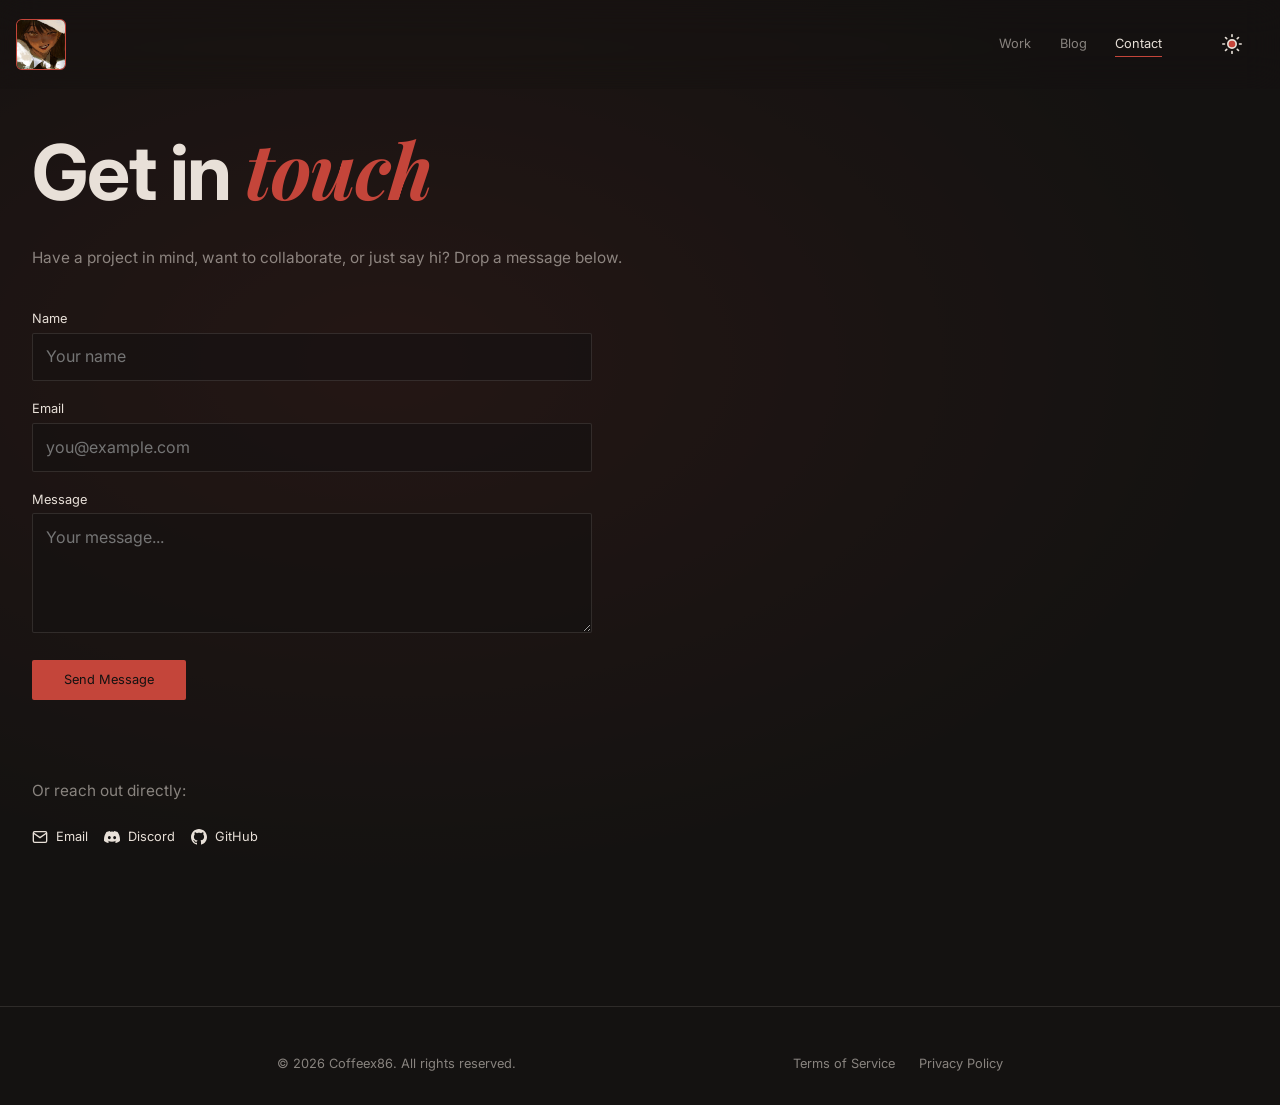
<file: pages/contact.html>
<!DOCTYPE html>
<html lang="en">
<head>
  <meta charset="UTF-8">
  <meta name="viewport" content="width=device-width, initial-scale=1.0">
  <title>Contact</title>
  <link rel="icon" type="image/png" href="../assets/icons/pfp7.png">

  <link rel="preconnect" href="https://fonts.googleapis.com">
  <link rel="preconnect" href="https://fonts.gstatic.com" crossorigin>
  <link href="https://fonts.googleapis.com/css2?family=Inter:wght@400;500;600;700&family=Playfair+Display:ital@1&family=JetBrains+Mono:wght@400&display=swap" rel="stylesheet">

  <link rel="stylesheet" href="../css/styles.css">
  <link rel="stylesheet" href="../css/gazette-theme.css">
</head>
<body>

  <!-- Loading screen -->
  <div class="loader-screen" aria-label="Loading">
    <div class="loader-dot"></div>
    <div class="loader-dot"></div>
    <div class="loader-dot"></div>
  </div>

  <!-- Fixed background video layer -->
  <div class="video-bg">
    <video muted loop playsinline preload="none">
      <source src="../assets/video/bg.mp4" type="video/mp4">
    </video>
    <div class="scrim"></div>
  </div>

  <!-- Navigation -->
  <nav class="site-nav">
    <div class="container nav-inner">
      <a href="../index.html" class="nav-logo t-heading">
        <img src="../assets/icons/pfp4.png" alt="Logo/go to home" width="50" height="50" >
      </a>
      <div class="nav-pills t-small">
        <a href="../index.html#work">Work</a>
        <a href="./blog.html">Blog</a>
        <a href="./contact.html" class="active">Contact</a>
        <button class="theme-toggle theme-toggle-desktop" aria-label="Toggle theme">
          <span class="theme-toggle-icon"></span>
        </button>
      </div>
      <button class="nav-dropdown-trigger t-small" aria-label="Menu"><svg xmlns="http://www.w3.org/2000/svg" width="20" height="20" viewBox="0 0 24 24" fill="none" stroke="currentColor" stroke-width="2" stroke-linecap="round" stroke-linejoin="round"><polyline points="6 9 12 15 18 9"></polyline></svg></button>
      <div class="nav-dropdown-menu">
        <a href="../index.html#work">Work</a>
        <a href="./blog.html">Blog</a>
        <a href="./contact.html">Contact</a>
        <hr class="rule" style="margin:0.5rem 0;">
        <button class="theme-toggle">
          <span class="theme-toggle-icon"></span>
          <span class="t-small">Theme</span>
        </button>
      </div>
    </div>
  </nav>

  <!-- Contact -->
  <main class="container contact-box" style="padding-top:8rem; padding-bottom:4rem;">
    <h1 class="t-display" style="margin-bottom:2rem;">Get in <span class="t-accent">touch</span></h1>
    <p class="t-body" style="color:var(--ink-muted); margin-bottom:2.5rem;">
      Have a project in mind, want to collaborate, or just say hi? Drop a message below.
    </p>

    <form class="contact-form" data-action="submit">
      <div class="field">
        <label for="cf-name" class="t-small">Name</label>
        <input type="text" id="cf-name" name="name" placeholder="Your name" aria-label="Your name" required>
      </div>
      <div class="field">
        <label for="cf-email" class="t-small">Email</label>
        <input type="email" id="cf-email" name="email" placeholder="you@example.com" aria-label="Your email address" required>
      </div>
      <div class="field">
        <label for="cf-msg" class="t-small">Message</label>
        <textarea id="cf-msg" name="message" placeholder="Your message..." aria-label="Your message" required></textarea>
      </div>
      <!-- honeypot -->
      <div class="field hp" aria-hidden="true">
        <label for="cf-hp">Leave blank</label>
        <input type="text" id="cf-hp" name="website" tabindex="-1" autocomplete="off">
      </div>
      <button type="submit" class="btn-submit t-small">Send Message</button>
      <p class="form-msg t-small" aria-live="polite"></p>
    </form>

    <!-- Alternative contact methods -->
    <div class="contact-cta" style="margin-top:3rem;">
      <p class="t-body" style="color:var(--ink-muted);margin-bottom:1.5rem;">Or reach out directly:</p>
      <div class="contact-cta-buttons" style="display:flex;gap:1rem;flex-wrap:wrap;">
        <a href="mailto:onuhjoefrancis@gmail.com" class="btn t-small" style="display:inline-flex;align-items:center;gap:0.5rem;">
          <svg width="16" height="16" viewBox="0 0 24 24" fill="none" stroke="currentColor" stroke-width="2">
            <path d="M4 4h16c1.1 0 2 .9 2 2v12c0 1.1-.9 2-2 2H4c-1.1 0-2-.9-2-2V6c0-1.1.9-2 2-2z"/>
            <polyline points="22,6 12,13 2,6"/>
          </svg>
          Email
        </a>
        <a href="https://discord.com/users/1105933909654515794" target="_blank" rel="noopener" class="btn t-small" style="display:inline-flex;align-items:center;gap:0.5rem;">
          <svg width="16" height="16" viewBox="0 0 24 24" fill="currentColor">
            <path d="M20.317 4.37a19.791 19.791 0 0 0-4.885-1.515a.074.074 0 0 0-.079.037c-.21.375-.444.864-.608 1.25a18.27 18.27 0 0 0-5.487 0a12.64 12.64 0 0 0-.617-1.25a.077.077 0 0 0-.079-.037A19.736 19.736 0 0 0 3.677 4.37a.07.07 0 0 0-.032.027C.533 9.046-.32 13.58.099 18.057a.082.082 0 0 0 .031.057a19.9 19.9 0 0 0 5.993 3.03a.078.078 0 0 0 .084-.028a14.09 14.09 0 0 0 1.226-1.994a.076.076 0 0 0-.041-.106a13.107 13.107 0 0 1-1.872-.892a.077.077 0 0 1-.008-.128a10.2 10.2 0 0 0 .372-.292a.074.074 0 0 1 .077-.01c3.928 1.793 8.18 1.793 12.062 0a.074.074 0 0 1 .078.01c.12.098.246.198.373.292a.077.077 0 0 1-.006.127a12.299 12.299 0 0 1-1.873.892a.077.077 0 0 0-.041.107c.36.698.772 1.362 1.225 1.993a.076.076 0 0 0 .084.028a19.839 19.839 0 0 0 6.002-3.03a.077.077 0 0 0 .032-.054c.5-5.177-.838-9.674-3.549-13.66a.061.061 0 0 0-.031-.03zM8.02 15.33c-1.183 0-2.157-1.085-2.157-2.419c0-1.333.956-2.419 2.157-2.419c1.21 0 2.176 1.096 2.157 2.42c0 1.333-.956 2.418-2.157 2.418zm7.975 0c-1.183 0-2.157-1.085-2.157-2.419c0-1.333.955-2.419 2.157-2.419c1.21 0 2.176 1.096 2.157 2.42c0 1.333-.946 2.418-2.157 2.418z"/>
          </svg>
          Discord
        </a>
        <a href="https://github.com/callmejojoe" target="_blank" rel="noopener" class="btn t-small" style="display:inline-flex;align-items:center;gap:0.5rem;">
          <svg width="16" height="16" viewBox="0 0 24 24" fill="currentColor">
            <path d="M12 0c-6.626 0-12 5.373-12 12 0 5.302 3.438 9.8 8.207 11.387.599.111.793-.261.793-.577v-2.234c-3.338.726-4.033-1.416-4.033-1.416-.546-1.387-1.333-1.756-1.333-1.756-1.089-.745.083-.729.083-.729 1.205.084 1.839 1.237 1.839 1.237 1.07 1.834 2.807 1.304 3.492.997.107-.775.418-1.305.762-1.604-2.665-.305-5.467-1.334-5.467-5.931 0-1.311.469-2.381 1.236-3.221-.124-.303-.535-1.524.117-3.176 0 0 1.008-.322 3.301 1.23.957-.266 1.983-.399 3.003-.404 1.02.005 2.047.138 3.006.404 2.291-1.552 3.297-1.23 3.297-1.23.653 1.653.242 2.874.118 3.176.77.84 1.235 1.911 1.235 3.221 0 4.609-2.807 5.624-5.479 5.921.43.372.823 1.102.823 2.222v3.293c0 .319.192.694.801.576 4.765-1.589 8.199-6.086 8.199-11.386 0-6.627-5.373-12-12-12z"/>
          </svg>
          GitHub
        </a>
      </div>
    </div>
  </main>

  <!-- Footer -->
  <footer class="site-footer">
    <div class="container footer-inner">
      <p class="footer-copy t-small">&copy; 2026 Coffeex86. All rights reserved.</p>
      <div class="footer-links t-small">
        <a href="./terms.html">Terms of Service</a>
        <a href="./privacy.html">Privacy Policy</a>
      </div>
    </div>
  </footer>

  <!-- Go to top button -->
  <button class="go-top" aria-label="Scroll to top">↑</button>

  <noscript>
    <div style="padding:4rem 2rem;text-align:center;color:#e8e0d8;font-family:sans-serif;">
      <p>JavaScript is required to view this page.</p>
    </div>
  </noscript>

  <script type="module">
    import { initLoader }      from '../js/loader.js';
    import { emit }            from '../js/state.js';
    import { initTheme }       from '../js/theme.js';
    import { initHero }        from '../js/hero.js';
    import { initContactForm } from '../js/contact-form.js';
    import { initNav }         from '../js/nav.js';
    import { initGoTop }       from '../js/scroll-utils.js';

    initLoader();
    initTheme();
    initHero();
    initContactForm();
    initNav();
    initGoTop();
  </script>
</body>
</html>
</file>
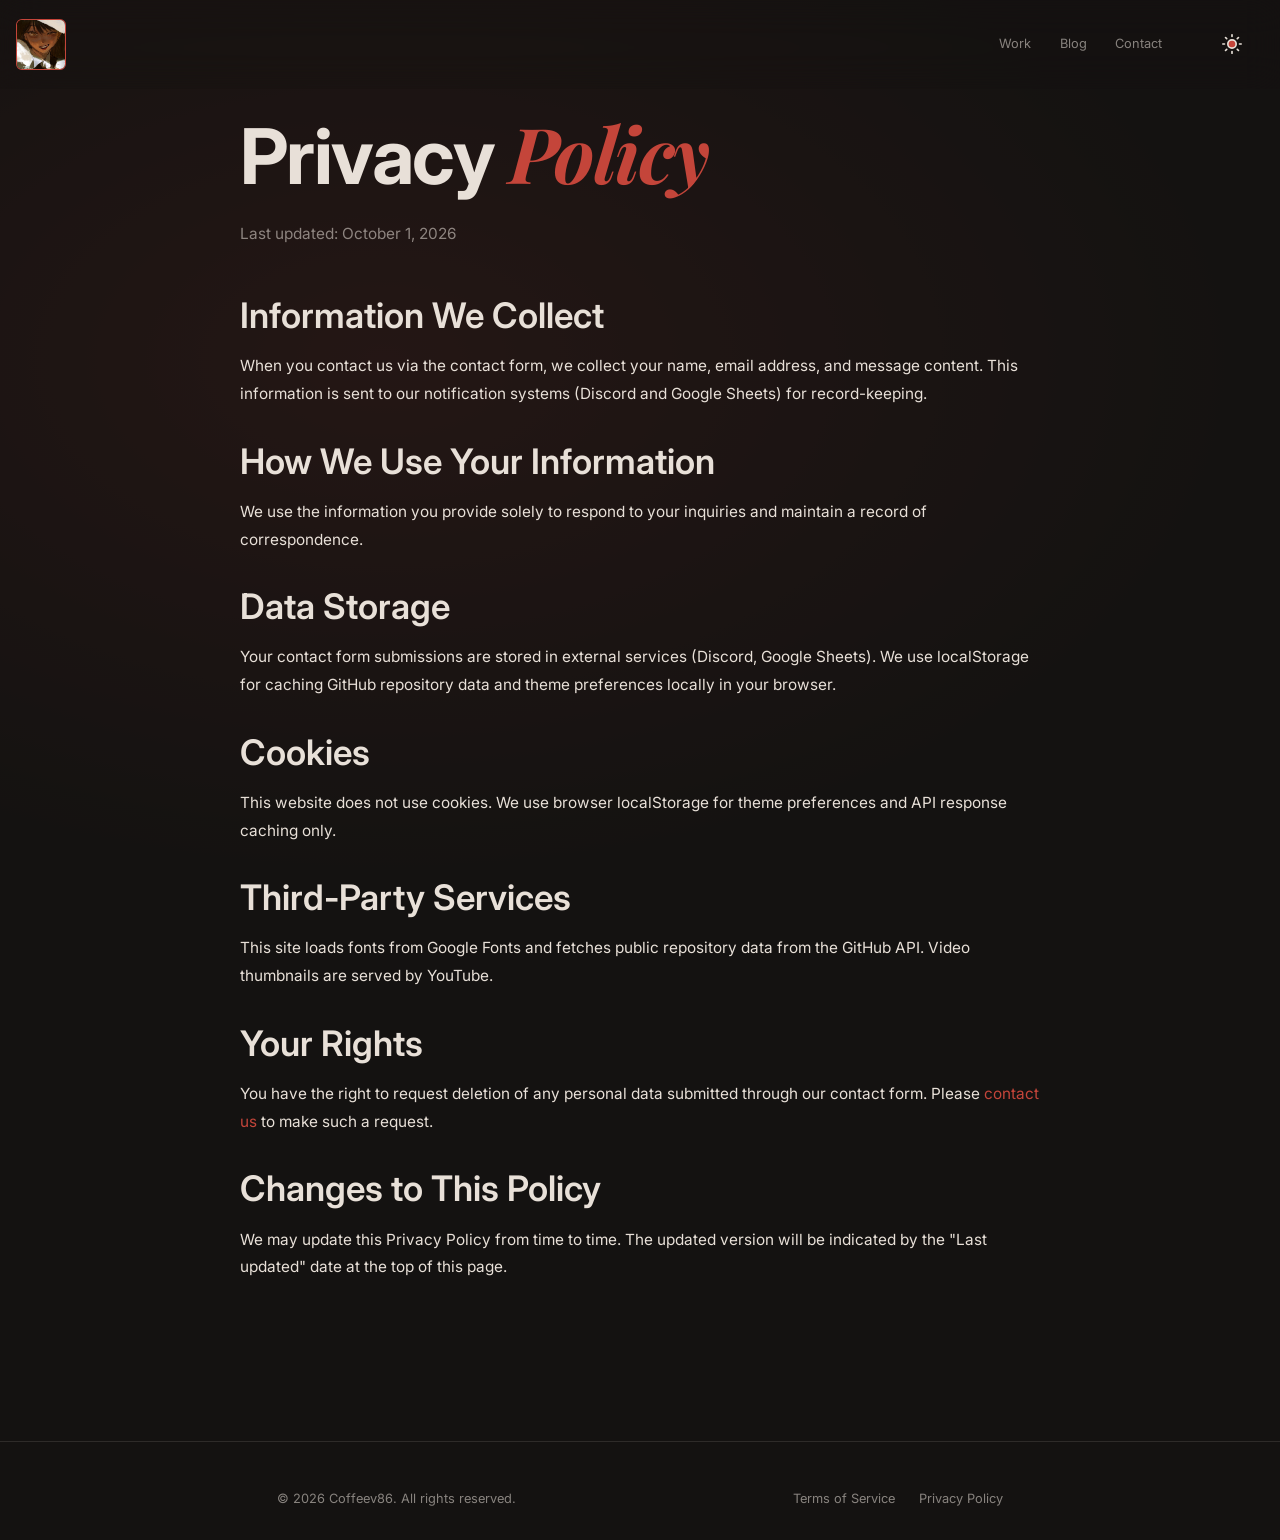
<file: pages/privacy.html>
<!DOCTYPE html>
<html lang="en">
<head>
  <meta charset="UTF-8">
  <meta name="viewport" content="width=device-width, initial-scale=1.0">
  <title>Privacy Policy</title>
  <link rel="icon" type="image/png" href="../assets/icons/pfp7.png">

  <link rel="preconnect" href="https://fonts.googleapis.com">
  <link rel="preconnect" href="https://fonts.gstatic.com" crossorigin>
  <link href="https://fonts.googleapis.com/css2?family=Inter:wght@400;500;600;700&family=Playfair+Display:ital@1&family=JetBrains+Mono:wght@400&display=swap" rel="stylesheet">

  <link rel="stylesheet" href="../css/styles.css">
  <link rel="stylesheet" href="../css/gazette-theme.css">
</head>
<body>

  <!-- Loading screen -->
  <div class="loader-screen" aria-label="Loading">
    <div class="loader-dot"></div>
    <div class="loader-dot"></div>
    <div class="loader-dot"></div>
  </div>

  <div class="video-bg">
    <video muted loop playsinline preload="none">
      <source src="../assets/video/bg.mp4" type="video/mp4">
    </video>
    <div class="scrim"></div>
  </div>

  <nav class="site-nav">
    <div class="container nav-inner">
      <a href="../index.html" class="nav-logo t-heading">
        <img src="../assets/icons/pfp4.png" alt="Logo/go to home" width="50" height="50" >
      </a>
      <div class="nav-pills t-small">
        <a href="../index.html#work">Work</a>
        <a href="./blog.html">Blog</a>
        <a href="./contact.html">Contact</a>
        <button class="theme-toggle theme-toggle-desktop" aria-label="Toggle theme">
          <span class="theme-toggle-icon"></span>
        </button>
      </div>
      <button class="nav-dropdown-trigger t-small" aria-label="Menu"><svg xmlns="http://www.w3.org/2000/svg" width="20" height="20" viewBox="0 0 24 24" fill="none" stroke="currentColor" stroke-width="2" stroke-linecap="round" stroke-linejoin="round"><polyline points="6 9 12 15 18 9"></polyline></svg></button>
      <div class="nav-dropdown-menu">
        <a href="../index.html#work">Work</a>
        <a href="./blog.html">Blog</a>
        <a href="./contact.html">Contact</a>
        <hr class="rule" style="margin:0.5rem 0;">
        <button class="theme-toggle">
          <span class="theme-toggle-icon"></span>
          <span class="t-small">Theme</span>
        </button>
      </div>
    </div>
  </nav>

  <main class="container" style="padding:4rem 0;max-width:800px; margin-top: 3rem;">
    <h1 class="t-display">Privacy <span class="t-accent">Policy</span></h1>
    <p class="t-body" style="color:var(--ink-muted);margin:1.5rem 0 3rem;">Last updated: October 1, 2026</p>

    <div class="t-body" style="line-height:1.8;">
      <h2 class="t-heading" style="margin-top:2rem;margin-bottom:1rem;">Information We Collect</h2>
      <p>When you contact us via the contact form, we collect your name, email address, and message content. This information is sent to our notification systems (Discord and Google Sheets) for record-keeping.</p>

      <h2 class="t-heading" style="margin-top:2rem;margin-bottom:1rem;">How We Use Your Information</h2>
      <p>We use the information you provide solely to respond to your inquiries and maintain a record of correspondence.</p>

      <h2 class="t-heading" style="margin-top:2rem;margin-bottom:1rem;">Data Storage</h2>
      <p>Your contact form submissions are stored in external services (Discord, Google Sheets). We use localStorage for caching GitHub repository data and theme preferences locally in your browser.</p>

      <h2 class="t-heading" style="margin-top:2rem;margin-bottom:1rem;">Cookies</h2>
      <p>This website does not use cookies. We use browser localStorage for theme preferences and API response caching only.</p>

      <h2 class="t-heading" style="margin-top:2rem;margin-bottom:1rem;">Third-Party Services</h2>
      <p>This site loads fonts from Google Fonts and fetches public repository data from the GitHub API. Video thumbnails are served by YouTube.</p>

      <h2 class="t-heading" style="margin-top:2rem;margin-bottom:1rem;">Your Rights</h2>
      <p>You have the right to request deletion of any personal data submitted through our contact form. Please <a href="./contact.html" style="color:var(--accent);">contact us</a> to make such a request.</p>

      <h2 class="t-heading" style="margin-top:2rem;margin-bottom:1rem;">Changes to This Policy</h2>
      <p>We may update this Privacy Policy from time to time. The updated version will be indicated by the "Last updated" date at the top of this page.</p>
    </div>
  </main>

  <footer class="site-footer">
    <div class="container footer-inner">
      <p class="footer-copy t-small">&copy; 2026 Coffeev86. All rights reserved.</p>
      <div class="footer-links t-small">
        <a href="./terms.html">Terms of Service</a>
        <a href="./privacy.html">Privacy Policy</a>
      </div>
    </div>
  </footer>

  <button class="go-top" aria-label="Scroll to top">↑</button>

  <script type="module">
    import { initLoader }      from '../js/loader.js';
    import { emit }            from '../js/state.js';
    import { initTheme } from '../js/theme.js';
    import { initNav }   from '../js/nav.js';
    import { initGoTop } from '../js/scroll-utils.js';
    initLoader();
    initTheme();
    initNav();
    initGoTop();
  </script>
</body>
</html>
</file>
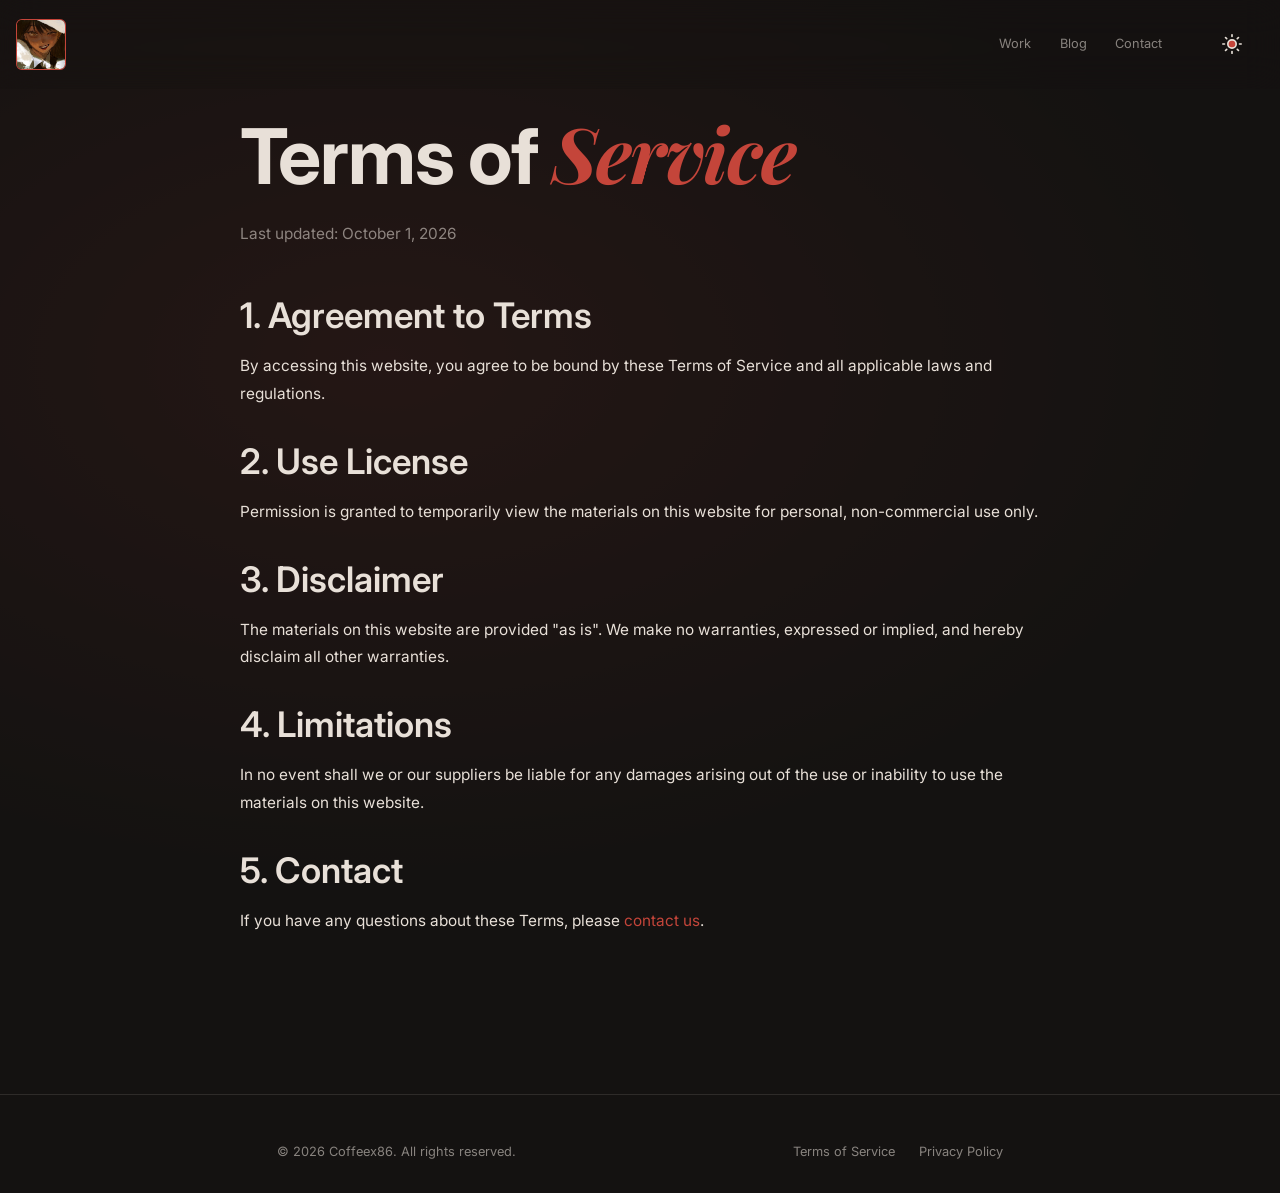
<file: pages/terms.html>
<!DOCTYPE html>
<html lang="en">
<head>
  <meta charset="UTF-8">
  <meta name="viewport" content="width=device-width, initial-scale=1.0">
  <title>Terms of Service</title>
  <link rel="icon" type="image/png" href="../assets/icons/pfp7.png">

  <link rel="preconnect" href="https://fonts.googleapis.com">
  <link rel="preconnect" href="https://fonts.gstatic.com" crossorigin>
  <link href="https://fonts.googleapis.com/css2?family=Inter:wght@400;500;600;700&family=Playfair+Display:ital@1&family=JetBrains+Mono:wght@400&display=swap" rel="stylesheet">

  <link rel="stylesheet" href="../css/styles.css">
  <link rel="stylesheet" href="../css/gazette-theme.css">
</head>
<body>

  <!-- Loading screen -->
  <div class="loader-screen" aria-label="Loading">
    <div class="loader-dot"></div>
    <div class="loader-dot"></div>
    <div class="loader-dot"></div>
  </div>

  <div class="video-bg">
    <video muted loop playsinline preload="none">
      <source src="../assets/video/bg.mp4" type="video/mp4">
    </video>
    <div class="scrim"></div>
  </div>

  <nav class="site-nav">
    <div class="container nav-inner">
      <a href="../index.html" class="nav-logo t-heading">
        <img src="../assets/icons/pfp4.png" alt="Logo/go to home" width="50" height="50" >
      </a>
      <div class="nav-pills t-small">
        <a href="../index.html#work">Work</a>
        <a href="./blog.html">Blog</a>
        <a href="./contact.html">Contact</a>
        <button class="theme-toggle theme-toggle-desktop" aria-label="Toggle theme">
          <span class="theme-toggle-icon"></span>
        </button>
      </div>
      <button class="nav-dropdown-trigger t-small" aria-label="Menu"><svg xmlns="http://www.w3.org/2000/svg" width="20" height="20" viewBox="0 0 24 24" fill="none" stroke="currentColor" stroke-width="2" stroke-linecap="round" stroke-linejoin="round"><polyline points="6 9 12 15 18 9"></polyline></svg></button>
      <div class="nav-dropdown-menu">
        <a href="../index.html#work">Work</a>
        <a href="./blog.html">Blog</a>
        <a href="./contact.html">Contact</a>
        <hr class="rule" style="margin:0.5rem 0;">
        <button class="theme-toggle">
          <span class="theme-toggle-icon"></span>
          <span class="t-small">Theme</span>
        </button>
      </div>
    </div>
  </nav>

  <main class="container" style="padding:4rem 0;max-width:800px; margin-top: 3rem;">
    <h1 class="t-display">Terms of <span class="t-accent">Service</span></h1>
    <p class="t-body" style="color:var(--ink-muted);margin:1.5rem 0 3rem;">Last updated: October 1, 2026</p>

    <div class="t-body" style="line-height:1.8;">
      <h2 class="t-heading" style="margin-top:2rem;margin-bottom:1rem;">1. Agreement to Terms</h2>
      <p>By accessing this website, you agree to be bound by these Terms of Service and all applicable laws and regulations.</p>

      <h2 class="t-heading" style="margin-top:2rem;margin-bottom:1rem;">2. Use License</h2>
      <p>Permission is granted to temporarily view the materials on this website for personal, non-commercial use only.</p>

      <h2 class="t-heading" style="margin-top:2rem;margin-bottom:1rem;">3. Disclaimer</h2>
      <p>The materials on this website are provided "as is". We make no warranties, expressed or implied, and hereby disclaim all other warranties.</p>

      <h2 class="t-heading" style="margin-top:2rem;margin-bottom:1rem;">4. Limitations</h2>
      <p>In no event shall we or our suppliers be liable for any damages arising out of the use or inability to use the materials on this website.</p>

      <h2 class="t-heading" style="margin-top:2rem;margin-bottom:1rem;">5. Contact</h2>
      <p>If you have any questions about these Terms, please <a href="./contact.html" style="color:var(--accent);">contact us</a>.</p>
    </div>
  </main>

  <footer class="site-footer">
    <div class="container footer-inner">
      <p class="footer-copy t-small">&copy; 2026 Coffeex86. All rights reserved.</p>
      <div class="footer-links t-small">
        <a href="./terms.html">Terms of Service</a>
        <a href="./privacy.html">Privacy Policy</a>
      </div>
    </div>
  </footer>

  <button class="go-top" aria-label="Scroll to top">↑</button>

  <script type="module">
    import { initLoader }      from '../js/loader.js';
    import { emit }            from '../js/state.js';
    import { initTheme } from '../js/theme.js';
    import { initNav }   from '../js/nav.js';
    import { initGoTop } from '../js/scroll-utils.js';
    initLoader();
    initTheme();
    initNav();
    initGoTop();
  </script>
</body>
</html>
</file>
<file: css/styles.css>
/* ============================================================
   styles.css — theme-variable driven, single stylesheet
   ============================================================ */

/* --- Reset & base ----------------------------------------- */

*, *::before, *::after {
  margin: 0;
  padding: 0;
  box-sizing: border-box;
}

html {
  scroll-behavior: smooth;
  -webkit-text-size-adjust: 100%;
}

body {
  display: flex;
  flex-direction: column;
  align-items: justify;
  min-height: 100vh;
  min-height: 100dvh;
  font-family: 'Inter', 'Helvetica Neue', Arial, sans-serif;
  color: var(--ink);
  background: var(--paper);
  line-height: 1.6;
  overflow-x: hidden;
  -webkit-font-smoothing: antialiased;
}

img, video { display: block; max-width: 100%; }
a { color: inherit; text-decoration: none; }
button { font: inherit; cursor: pointer; border: none; background: none; color: inherit; }
ul, ol { list-style: none; }

/* --- Typography scale ------------------------------------- */

.t-display {
  font-size: clamp(2.8rem, 6vw, 5.5rem);
  font-weight: 700;
  line-height: 1.05;
  letter-spacing: -0.02em;
}

.t-heading {
  font-size: clamp(1.4rem, 3vw, 2.2rem);
  font-weight: 600;
  line-height: 1.2;
}

.t-body {
  font-size: clamp(0.95rem, 1.2vw, 1.1rem);
  line-height: 1.6;
}

.t-small {
  font-size: 0.8rem;
  line-height: 1.4;
}

/* serif-italic accent word — used in hero title */
.t-accent {
  font-family: 'Playfair Display', Georgia, serif;
  font-style: italic;
  color: var(--accent);
}

/* mono micro-labels — index numbers, coordinates, metadata */
.t-micro {
  font-family: 'JetBrains Mono', 'SF Mono', 'Consolas', monospace;
  font-size: 0.7rem;
  letter-spacing: 0.06em;
  text-transform: uppercase;
  color: var(--ink-muted);
}

/* --- Utility: hairline rules ------------------------------ */

.rule {
  border: none;
  border-top: 1px solid var(--line);
}

.rule-v {
  border: none;
  border-left: 1px solid var(--line);
}

/* --- Utility: torn / skewed image edge -------------------- */

.clip-torn {
  clip-path: polygon(
    0% 2%, 8% 0%, 20% 3%, 35% 0%, 50% 2%, 65% 0%, 80% 3%, 92% 0%, 100% 2%,
    100% 98%, 92% 100%, 80% 97%, 65% 100%, 50% 98%, 35% 100%, 20% 97%, 8% 100%, 0% 98%
  );
}

/* --- Layout grid ------------------------------------------ */

.container {
  width: 100%;
  /* max-width: 1400px; */
  margin: 0 auto;
  padding: 03 clamp(1.5rem, 4vw, 4rem);
  flex: 1;
}

.container-full {
  width: 100%;
  padding: 0 clamp(1.5rem, 4vw, 4rem);
}

@media (max-width: 768px) {
  .container {
    padding: 0 1.5rem;
    flex: 1;
  }
  .container-full {
    padding: 0 1.5rem;
  }
}

.grid-3 {
  display: grid;
  grid-template-columns: repeat(auto-fill, minmax(300px, 1fr));
  gap: 1.5rem;
}

/* --- Background video layer ------------------------------- */

.video-bg {
  position: fixed;
  inset: 0;
  z-index: -2;
  overflow: hidden;
}

.video-bg video {
  width: 100%;
  height: 100%;
  object-fit: cover;
}

.video-bg .scrim {
  position: absolute;
  inset: 0;
  background: var(--scrim);
  z-index: 1;
}

/* fallback gradient when video is suppressed */
.video-bg.fallback {
  background: radial-gradient(
    ellipse at 30% 40%,
    rgb(94, 36, 32) 0%,
    var(--paper) 70%
  );
}

.video-bg.fallback video { display: none; }

/* hide video on non-home pages */
body:not(.home-page) .video-bg video {
  display: none;
}

body:not(.home-page) .video-bg {
  background: radial-gradient(
    ellipse at 30% 40%,
    rgb(79, 34, 31) 0%,
    var(--paper) 70%
  );
}

/* --- Sticky nav bar --------------------------------------- */

.site-nav {
  position: fixed;
  /* position: sticky; */
  top: 0;
  left: 0;
  width: 100%;
  z-index: 100;
  padding: 1.2rem 0;
  background: rgba(var(--paper-rgb), 0.25);
  backdrop-filter: blur(var(--blur));
  -webkit-backdrop-filter: blur(var(--blur));
  transition: padding 0.1s ease-out, background 0.2s;
}

.site-nav.scrolled {
  background: rgba(var(--paper-rgb), 0.60);
}

.site-nav .nav-inner {
  display: flex;
  align-items: center;
  justify-content: space-between;
  position: relative;
}

.nav-pills {
  padding: 0 2rem;
  display: flex;
  gap: 1.8rem;
  align-items: center;
}
.nav-logo {
  /* padding: 0 1rem; */
  margin: 0 1rem;
}

.nav-logo img {
  border: 1px solid var(--accent);
  border-radius: 12%;
  max-width: 100%;    /* Makes the image responsive to screen size */
  height: auto;       /* Maintains original aspect ratio */
  object-fit: cover;
}

.nav-pills a {
  position: relative;
  color: var(--ink-muted);
  transition: color 0.2s;
}

.nav-pills a:hover,
.nav-pills a.active {
  color: var(--ink);
}

.nav-pills a::after {
  content: '';
  position: absolute;
  bottom: -4px;
  left: 0;
  width: 100%;
  height: 1px;
  background: var(--accent);
  transform: scaleX(0);
  transition: transform 0.25s ease;
}

.nav-pills a:hover::after,
.nav-pills a.active::after {
  transform: scaleX(1);
}

/* dropdown trigger — hamburger menu for mobile */
.nav-dropdown-trigger {
  display: none;
  font-size: 1.4rem;
  cursor: pointer;
  margin: 0% 1%;
  padding: 0.5% 1%;
  color: var(--ink);
  /* background: rgba(var(--paper-rgb), 0.2); */
  border-radius: 10%;
  /* border: 1px solid var(--line); */
}

.nav-dropdown-menu {
  position: absolute;
  top: 100%;
  right: 0;
  background: rgba(var(--paper-rgb), 0.85);
  border: 1px solid var(--line);
  border-radius: 3px;
  padding: 1rem 0;
  min-width: 200px;
  opacity: 0;
  pointer-events: none;
  transform: translateY(-10px);
  transition: opacity 0.2s, transform 0.2s;
  z-index: 200;
  margin-top: 0.5rem;
}

.nav-dropdown-menu.visible {
  opacity: 1;
  pointer-events: auto;
  transform: translateY(0);
}

.nav-dropdown-menu a,
.nav-dropdown-menu button {
  display: block;
  padding: 0.7rem 1.5rem;
  color: var(--ink-muted);
  transition: color 0.2s, background 0.2s;
  text-align: left;
  width: 100%;
}

.nav-dropdown-menu a:hover,
.nav-dropdown-menu button:hover {
  color: var(--ink);
  background: rgba(var(--accent), 0.1);
}

/* --- Theme switcher --------------------------------------- */

.theme-toggle {
  display: flex;
  align-items: center;
  gap: 0.5rem;
  padding: 0.5rem;
  cursor: pointer;
  background: none;
  border: none;
}

.theme-toggle-icon {
  width: 20px;
  height: 20px;
  display: flex;
  align-items: center;
  justify-content: center;
}

.theme-toggle-icon svg {
  width: 100%;
  height: 100%;
  fill: currentColor;
}

.theme-toggle-desktop {
  margin-left: 1.5rem;
  padding: 0.4rem;
  border-radius: 3px;
  transition: background 0.2s;
}

.theme-toggle-desktop:hover {
  background: rgba(var(--accent), 0.1);
}

/* --- Hero section ----------------------------------------- */

.hero {
  min-height: 100vh;
  display: flex;
  flex-direction: row;
  gap: 3rem;
  align-items: center;
  padding: 1rem 1rem;
  overflow: hidden;
}

.hero-content {
  display: flex;
  flex-direction: column;
  justify-content: flex-end;
  flex: 1;
}

.hero-index {
  margin-bottom: 1rem;
}

.hero-title {
  margin-bottom: 2rem;
}

.hero-bio {
  max-height: 400px;
  overflow: hidden;
  opacity: 1;
  transition: max-height 0.1s ease-out, opacity 0.1s ease-out;
}

.hero-cta {
  display: flex;
  gap: 1rem;
  margin-top: 2rem;
  flex-wrap: wrap;
}

.hero-banner {
  display: flex;
  flex-direction: column;
  align-items: center;
  justify-content: center;
  flex: 1;
  border: 2px solid var(--line);
  border-radius: 4px;
  background: rgba(var(--paper-rgb), 0.3);
  backdrop-filter: blur(var(--blur));
  -webkit-backdrop-filter: blur(var(--blur));
  overflow: hidden;
  width: 100%;
  max-height: 50vh;
}

.hero-banner img {
  width: 100%;
  height: 100%;
  border-radius: 2px;
  object-fit: cover;
}

.hero-cta .btn {
  padding: 0.7rem 1.8rem;
  border: 1px solid var(--line);
  border-radius: 2px;
  transition: background 0.2s, color 0.2s, border-color 0.2s;
}

.hero-cta .btn-primary {
  background: var(--accent);
  border-color: var(--accent);
  color: var(--paper);
}

.hero-cta .btn-primary:hover {
  background: var(--accent-hover);
  border-color: var(--accent-hover);
}

.hero-cta .btn:not(.btn-primary):hover {
  border-color: var(--ink-muted);
}

.scroll-cue {
  margin-top: auto;
  padding-top: 3rem;
  text-align: center;
  opacity: 0.4;
  animation: bounce 2.5s infinite;
}

@keyframes bounce {
  0%, 100% { transform: translateY(0); }
  50%      { transform: translateY(6px); }
}

/* --- Showcase sections ------------------------------------ */

.showcase-section {
  padding: 2rem 4rem 2rem 4rem;
  background: rgba(var(--paper-rgb), 0.3);
  backdrop-filter: blur(calc(var(--blur) * 0.5));
  -webkit-backdrop-filter: blur(calc(var(--blur) * 0.5));
}

.category-header {
  display: flex;
  align-items: center;
  justify-content: space-between;
  padding: 1rem 0;
  cursor: pointer;
  user-select: none;
  border-bottom: 1px solid var(--line);
  transition: color 0.2s;
}

.category-header:hover {
  color: var(--accent);
}

.category-header .toggle-icon {
  font-size: 1.4rem;
  transition: transform 0.3s ease;
  line-height: 1;
}

.category-header.open .toggle-icon {
  transform: rotate(45deg);
}

.category-body {
  overflow: hidden;
  max-height: 0;
  opacity: 0;
  transition: max-height 0.4s ease, opacity 0.3s ease;
}

.category-body.open {
  max-height: 3000px; /* large enough for content */
  opacity: 1;
}

.category-count {
  margin-left: 0.6rem;
}

/* --- Work cards ------------------------------------------- */

.work-card {
  position: relative;
  overflow: hidden;
  border-radius: 3px;
  background: rgba(var(--paper-rgb), 0.5);
  border: 1px solid var(--line);
  transition: border-color 0.2s;
}

.work-card:hover {
  border-color: var(--ink-muted);
}

.work-card .thumb {
  overflow: hidden;
  aspect-ratio: 16/9;
}

.work-card .thumb img {
  width: 100%;
  height: 100%;
  object-fit: cover;
  transition: transform 0.35s ease;
}

.work-card:hover .thumb img {
  transform: scale(1.04);
}

.work-card .play-overlay {
  position: absolute;
  inset: 0;
  display: flex;
  align-items: center;
  justify-content: center;
  background: rgba(0,0,0,0.3);
  opacity: 0;
  transition: opacity 0.25s;
  pointer-events: none;
  font-size: 1.1rem;
  letter-spacing: 0.08em;
}

.work-card:hover .play-overlay {
  opacity: 1;
}

.work-card .card-info {
  padding: 0.8rem 1rem;
}

.work-card .video-embed {
  position: relative;
  width: 100%;
  padding-bottom: 56.25%; /* 16:9 aspect ratio */
  overflow: hidden;
}

.work-card .video-embed iframe {
  position: absolute;
  top: 0;
  left: 0;
  width: 100%;
  height: 100%;
  border: none;
}

/* GitHub-specific card meta */
.work-card .repo-meta {
  display: flex;
  gap: 1rem;
  flex-wrap: wrap;
}

/* --- Contact form ----------------------------------------- */

.contact-form {
  max-width: 560px;
}

.contact-form .field {
  margin-bottom: 1.2rem;
}

.contact-form label {
  display: block;
  margin-bottom: 0.3rem;
}

.contact-form input,
.contact-form textarea {
  width: 100%;
  padding: 0.65rem 0.8rem;
  background: rgba(var(--paper-rgb), 0.6);
  border: 1px solid var(--line);
  border-radius: 2px;
  color: var(--ink);
  font: inherit;
  transition: border-color 0.2s;
}

.contact-form input:focus,
.contact-form textarea:focus {
  outline: none;
  border-color: var(--accent);
}

.contact-form textarea {
  resize: vertical;
  min-height: 120px;
}

/* honeypot — hidden from real users */
.contact-form .hp { position: absolute; left: -9999px; }

.contact-form .btn-submit {
  padding: 0.7rem 2rem;
  background: var(--accent);
  color: var(--paper);
  border-radius: 2px;
  transition: background 0.2s, opacity 0.2s;
}

.contact-form .btn-submit:hover { background: var(--accent-hover); }
.contact-form .btn-submit:disabled { opacity: 0.5; cursor: not-allowed; }

.contact-form .form-msg {
  margin-top: 0.8rem;
  min-height: 1.4em;
}

/* --- Loading screen --------------------------------------- */

.loader-screen {
  position: fixed;
  inset: 0;
  z-index: 9999;
  display: flex;
  align-items: center;
  justify-content: center;
  background: var(--paper);
  transition: opacity 0.5s ease;
}

.loader-screen.hidden {
  opacity: 0;
  pointer-events: none;
}

.loader-dot {
  width: 6px;
  height: 6px;
  border-radius: 50%;
  background: var(--accent);
  margin: 0 4px;
  animation: pulse 1.2s ease-in-out infinite;
}

.loader-dot:nth-child(2) { animation-delay: 0.15s; }
.loader-dot:nth-child(3) { animation-delay: 0.3s; }

@keyframes pulse {
  0%, 100% { opacity: 0.2; transform: scale(0.8); }
  50%      { opacity: 1;   transform: scale(1); }
}

/* --- Blog ------------------------------------------------- */

.blog-list {
  display: flex;
  flex-direction: column;
  margin: 0px auto;
  max-width: 80vw;
  gap: 2rem;
}

.blog-entry {
  padding-bottom: 2rem;
  border-bottom: 1px solid var(--line);
}

.blog-entry:last-child { border-bottom: none; }

.blog-post {
  max-width: 80vw;
  margin: 0 auto;
}

.blog-post h1, .blog-post h2, .blog-post h3 {
  margin: 1.8em 0 0.6em;
  font-weight: 600;
}

.blog-post p { margin-bottom: 1em; }

.blog-post code {
  font-family: 'JetBrains Mono', monospace;
  font-size: 0.88em;
  background: rgba(var(--paper-rgb), 0.8);
  padding: 0.15em 0.4em;
  border-radius: 2px;
  border: 1px solid var(--line);
}

.blog-post pre code {
  display: block;
  padding: 1rem;
  overflow-x: auto;
}

/* Markdown extended styles */
.blog-post blockquote {
  border-left: 3px solid var(--accent);
  padding-left: 1rem;
  margin: 1.5rem 0;
  color: var(--ink-muted);
  font-style: italic;
}

.blog-post ul, .blog-post ol {
  margin: 1rem 0;
  padding-left: 2rem;
}

.blog-post ul {
  list-style: disc;
}

.blog-post ol {
  list-style: decimal;
}

.blog-post li {
  margin: 0.5rem 0;
}

.blog-post table {
  width: 100%;
  border-collapse: collapse;
  margin: 1.5rem 0;
  font-size: 0.9rem;
}

.blog-post th {
  background: rgba(var(--accent), 0.1);
  font-weight: 600;
  text-align: left;
  padding: 0.7rem;
  border: 1px solid var(--line);
}

.blog-post td {
  padding: 0.7rem;
  border: 1px solid var(--line);
}

.blog-post tr:nth-child(even) {
  background: rgba(var(--paper-rgb), 0.5);
}

.blog-post hr {
  border: none;
  border-top: 1px solid var(--line);
  margin: 2rem 0;
}

.blog-post img {
  max-width: 100%;
  height: auto;
  border-radius: 3px;
  margin: 1.5rem 0;
  border: 1px solid var(--line);
}

/* Obsidian-specific styles */
.blog-post mark {
  background: var(--accent);
  color: var(--paper);
  padding: 0.1em 0.3em;
  border-radius: 2px;
}

.blog-post del {
  color: var(--ink-muted);
  text-decoration: line-through;
}

.blog-post .wiki-link {
  color: var(--accent);
  text-decoration: none;
  border-bottom: 1px dashed var(--accent);
}

.blog-post .wiki-link:hover {
  border-bottom-style: solid;
}

.blog-post .tag {
  display: inline-block;
  background: rgba(var(--accent), 0.1);
  color: var(--accent);
  padding: 0.2em 0.5em;
  border-radius: 3px;
  font-size: 0.85em;
  font-weight: 500;
  margin: 0 0.2em;
}

.blog-post .task-list-item {
  list-style: none;
  margin-left: -2rem;
  padding-left: 2rem;
}

.blog-post .task-list-item input[type="checkbox"] {
  margin-right: 0.5rem;
}

.blog-post .callout {
  border-left: 3px solid var(--accent);
  padding: 1rem;
  margin: 1.5rem 0;
  background: rgba(var(--accent), 0.05);
  border-radius: 3px;
}

.blog-post .callout-title {
  font-weight: 600;
  margin-bottom: 0.5rem;
  color: var(--accent);
  text-transform: uppercase;
  font-size: 0.85em;
  letter-spacing: 0.05em;
}

.blog-post .callout-content {
  color: var(--ink);
}

.blog-post .callout-note {
  border-left-color: #3b82f6;
}

.blog-post .callout-note .callout-title {
  color: #3b82f6;
}

.blog-post .callout-warning {
  border-left-color: #f59e0b;
  background: rgba(245, 158, 11, 0.05);
}

.blog-post .callout-warning .callout-title {
  color: #f59e0b;
}

.blog-post .callout-danger {
  border-left-color: #ef4444;
  background: rgba(239, 68, 68, 0.05);
}

.blog-post .callout-danger .callout-title {
  color: #ef4444;
}

.blog-post .callout-success {
  border-left-color: #10b981;
  background: rgba(16, 185, 129, 0.05);
}

.blog-post .callout-success .callout-title {
  color: #10b981;
}

.blog-post .footnote-ref {
  font-size: 0.8em;
  font-weight: 600;
}

.blog-post .footnote-ref a {
  color: var(--accent);
  text-decoration: none;
}

/* --- Footer ----------------------------------------------- */

.site-footer {
  border-top: 1px solid var(--line);
  padding: 3rem 0 2rem;
  margin-top: 6rem;
  max-width: 100%;
  flex-wrap: wrap;
  overflow: auto;
  display: flex;
  align-items: center;
}

.footer-inner {
  display: flex;
  flex-direction: row;
  justify-content: space-evenly;
  align-items: center;
  flex-wrap: wrap-reverse;
  gap: 2rem;
  margin: 0px 2rem;
}

.footer-links {
  display: flex;
  gap: 1.5rem;
  flex-wrap: wrap;
}

.footer-links a {
  color: var(--ink-muted);
  transition: color 0.2s;
}

.footer-links a:hover {
  color: var(--accent);
}

.footer-copy {
  color: var(--ink-muted);
}

/* --- Go to top button ------------------------------------- */

.go-top {
  position: fixed;
  bottom: 2rem;
  right: 2rem;
  width: 48px;
  height: 48px;
  border-radius: 50%;
  background: var(--accent);
  color: var(--paper);
  display: flex;
  align-items: center;
  justify-content: center;
  font-size: 1.2rem;
  opacity: 0;
  pointer-events: none;
  transition: opacity 0.3s, transform 0.2s;
  z-index: 500;
  box-shadow: 0 4px 12px rgba(0,0,0,0.3);
}

.go-top.visible {
  opacity: 1;
  pointer-events: auto;
}

.go-top:hover {
  transform: translateY(-3px);
}

/* --- Theme switcher --------------------------------------- */

.theme-toggle {
  display: flex;
  align-items: center;
  gap: 0.5rem;
  padding: 0.5rem;
  cursor: pointer;
  background: none;
  border: none;
}

.theme-toggle-icon {
  width: 20px;
  height: 20px;
  display: flex;
  align-items: center;
  justify-content: center;
}

.theme-toggle-icon svg {
  width: 100%;
  height: 100%;
  fill: currentColor;
}

.theme-toggle-desktop {
  margin-left: 1.5rem;
  padding: 0.4rem;
  border-radius: 3px;
  transition: background 0.2s;
}

.theme-toggle-desktop:hover {
  background: rgba(var(--accent), 0.1);
}

/* Light theme overrides */
body.light-theme {
  --ink: #1a1a1a;
  --ink-muted: rgba(26,26,26,0.6);
  --paper: #f5f3f0;
  --paper-rgb: 245,243,240;
  --accent: #c4453a;
  --accent-hover: #d8564b;
  --line: rgba(26,26,26,0.15);
  --scrim: rgba(241, 235, 227, 0.75);
}

/* --- Blog navigation -------------------------------------- */

.blog-nav {
  margin-bottom: 2rem;
}

.blog-nav a {
  color: var(--ink-muted);
  transition: color 0.2s;
  display: inline-flex;
  align-items: center;
  gap: 0.3rem;
}

.blog-nav a:hover {
  color: var(--accent);
}

/* --- Responsive ------------------------------------------- */

@media (max-width: 768px) {
  .nav-pills { display: none; }
  .nav-inner {margin: 0px; padding: 2px;}
  .nav-dropdown-trigger { display: block; background-color: #1a1a1a00; border-radius: 10%; padding: 0.5% 1%; opacity: 1;}
  .theme-toggle-desktop { display: none; }
  .grid-3 { grid-template-columns: 1fr; }
  .hero {
    flex-direction: column;
    justify-content: space-between;
    padding: 4rem 0 2rem;
  }
  .hero-banner {
    order: -1;
    max-height: 60vw;
    width: 100%;
    margin: 5vw 4px 4px 4px;
  }
  .hero-content {
    margin: 6px;
  }
  .footer-inner {
    flex-direction: column;
    text-align: center;
  }
  .go-top {
    bottom: 1rem;
    right: 1rem;
    width: 44px;
    height: 44px;
  }
  .showcase-section {
    padding: 1rem;
  }
}

/*----------test----------*/
@media (min-width: 769px) {
.contact-box {
  padding-left: 2rem;
}
}
</file>
<file: css/gazette-theme.css>
/* ============================================================
   gazette-theme.css — newspaper/editorial styling
   Applied only when body.gazette-theme is active
   ============================================================ */

/* Import classic serif fonts for gazette theme */
@import url('https://fonts.googleapis.com/css2?family=UnifrakturMaguntia&family=Playfair+Display:ital,wght@0,400;0,700;0,900;1,400;1,700&family=Libre+Baskerville:ital,wght@0,400;0,700;1,400&display=swap');

/* --- Base overrides --------------------------------------- */

body.gazette-theme {
  font-family: 'Libre Baskerville', Georgia, serif;
  font-size: 15px;
  line-height: 1.7;
  /* Add paper texture */
  background-image: url("data:image/svg+xml,%3Csvg xmlns='http://www.w3.org/2000/svg' width='300' height='300'%3E%3Cfilter id='noise'%3E%3CfeTurbulence type='fractalNoise' baseFrequency='0.65' numOctaves='3' stitchTiles='stitch'/%3E%3CfeColorMatrix type='saturate' values='0'/%3E%3C/filter%3E%3Crect width='300' height='300' filter='url(%23noise)' opacity='0.04'/%3E%3C/svg%3E");
}

/* --- Typography adjustments ------------------------------- */

body.gazette-theme .t-display {
  font-family: 'Playfair Display', Georgia, serif;
  font-weight: 900;
  letter-spacing: 0.03em;
  text-transform: uppercase;
}

body.gazette-theme .t-heading {
  font-family: 'Playfair Display', Georgia, serif;
  font-weight: 900;
  text-transform: uppercase;
  letter-spacing: 0.1em;
}

body.gazette-theme .t-body {
  font-family: 'Libre Baskerville', Georgia, serif;
  font-size: 0.95rem;
  line-height: 1.7;
}

body.gazette-theme .t-small {
  font-size: 0.82rem;
}

body.gazette-theme .t-micro {
  font-family: 'Playfair Display', Georgia, serif;
  font-size: 0.7rem;
  font-style: italic;
  letter-spacing: 0.2em;
  text-transform: uppercase;
  color: var(--line);
}

body.gazette-theme .t-accent {
  font-family: 'Playfair Display', Georgia, serif;
  font-style: italic;
  color: var(--accent);
  text-shadow: 1px 1px 0 rgba(200, 146, 10, 0.2);
}

/* --- Navigation ------------------------------------------- */

body.gazette-theme .site-nav {
  background: var(--ink);
  border-bottom: 4px double var(--accent);
  backdrop-filter: none;
  -webkit-backdrop-filter: none;
}

body.gazette-theme .nav-pills a,
body.gazette-theme .nav-dropdown-menu a {
  font-family: 'Playfair Display', Georgia, serif;
  font-weight: 700;
  text-transform: uppercase;
  letter-spacing: 0.12em;
  font-size: 0.75rem;
  color: var(--line);
}

body.gazette-theme .nav-pills a:hover,
body.gazette-theme .nav-pills a.active {
  color: var(--paper);
}

body.gazette-theme .nav-logo img {
  border: 2px solid var(--accent);
  border-radius: 0;
  box-shadow: 2px 3px 8px rgba(26, 18, 8, 0.15);
}

body.gazette-theme .nav-dropdown-trigger {
  color: var(--paper);
  border: 0px solid var(--line);
}

body.gazette-theme .nav-dropdown-menu {
  background: var(--paper);
  border: 2px solid var(--ink);
  box-shadow: 3px 4px 10px rgba(26, 18, 8, 0.2);
}

/* --- Hero section ----------------------------------------- */

body.gazette-theme .hero-banner {
  border: 3px solid var(--line);
  border-top: 5px solid var(--ink);
  border-radius: 0;
  box-shadow: 3px 5px 12px rgba(26, 18, 8, 0.15);
  background: #f4e9d0;
}

body.gazette-theme .hero-title {
  text-shadow: 2px 2px 0 rgba(200, 146, 10, 0.15);
}

/* --- Buttons ---------------------------------------------- */

body.gazette-theme .btn {
  border: 2px solid var(--ink);
  border-radius: 0;
  font-family: 'Playfair Display', Georgia, serif;
  font-weight: 700;
  text-transform: uppercase;
  letter-spacing: 0.08em;
  font-size: 0.75rem;
  transition: all 0.2s;
}

body.gazette-theme .btn-primary {
  background: var(--accent);
  border-color: var(--accent);
  color: #f4e9d0;
  box-shadow: 2px 3px 0 rgba(26, 18, 8, 0.2);
}

body.gazette-theme .btn-primary:hover {
  background: var(--accent-hover);
  border-color: var(--accent-hover);
  transform: translateY(-2px);
  box-shadow: 3px 5px 0 rgba(26, 18, 8, 0.2);
}

body.gazette-theme .btn:not(.btn-primary) {
  background: transparent;
  color: var(--ink);
}

body.gazette-theme .btn:not(.btn-primary):hover {
  background: var(--ink);
  color: var(--paper);
}

/* --- Rules ------------------------------------------------ */

body.gazette-theme .rule {
  border-top: 3px double var(--line);
  margin: 2rem 0;
}

body.gazette-theme hr.rule {
  border-top: 3px double var(--line);
}

/* --- Work cards ------------------------------------------- */

body.gazette-theme .work-card {
  background: #f4e9d0;
  border: 1px solid var(--line);
  border-top: 3px solid var(--ink);
  border-radius: 0;
  box-shadow: 2px 3px 8px rgba(26, 18, 8, 0.15);
  transition: transform 0.15s, box-shadow 0.15s;
}

body.gazette-theme .work-card:hover {
  transform: translateY(-2px);
  box-shadow: 3px 6px 14px rgba(26, 18, 8, 0.25);
  border-color: var(--ink);
}

body.gazette-theme .work-card .card-info {
  padding: 1.1rem 1.2rem;
}

body.gazette-theme .work-card h3 {
  font-family: 'Playfair Display', Georgia, serif;
  font-weight: 700;
  color: var(--accent);
  font-size: 0.95rem;
  margin-bottom: 0.3rem;
}

body.gazette-theme .work-card p {
  font-size: 0.82rem;
  line-height: 1.55;
}

/* --- Category sections ------------------------------------ */

body.gazette-theme .showcase-section {
  background: rgba(244, 233, 208, 0.5);
  backdrop-filter: blur(8px);
  -webkit-backdrop-filter: blur(8px);
}

body.gazette-theme .category-header {
  border-bottom: 3px double var(--ink);
  position: relative;
}

body.gazette-theme .category-header::before,
body.gazette-theme .category-header::after {
  content: '';
  position: absolute;
  bottom: -6px;
  height: 1px;
  background: var(--line);
  width: 100%;
  left: 0;
}

body.gazette-theme .category-header h2 {
  font-family: 'Playfair Display', Georgia, serif;
  font-weight: 900;
  text-transform: uppercase;
  letter-spacing: 0.1em;
}

/* --- Contact form ----------------------------------------- */

body.gazette-theme .contact-form input,
body.gazette-theme .contact-form textarea {
  background: #f4e9d0;
  border: 2px solid var(--line);
  border-radius: 0;
  font-family: 'Libre Baskerville', Georgia, serif;
}

body.gazette-theme .contact-form input:focus,
body.gazette-theme .contact-form textarea:focus {
  border-color: var(--accent);
  outline: none;
}

body.gazette-theme .btn-submit {
  background: var(--accent);
  border: 2px solid var(--accent);
  color: #f4e9d0;
  border-radius: 0;
  font-family: 'Playfair Display', Georgia, serif;
  font-weight: 700;
  text-transform: uppercase;
  letter-spacing: 0.08em;
  box-shadow: 2px 3px 0 rgba(26, 18, 8, 0.2);
}

body.gazette-theme .btn-submit:hover {
  background: var(--accent-hover);
  transform: translateY(-2px);
  box-shadow: 3px 5px 0 rgba(26, 18, 8, 0.2);
}

/* Contact CTA buttons */
body.gazette-theme .contact-cta-buttons a.btn {
  background: #f4e9d0;
  border: 2px solid var(--ink);
  border-radius: 0;
  color: var(--ink);
  font-family: 'Playfair Display', Georgia, serif;
  font-weight: 700;
  text-transform: uppercase;
  letter-spacing: 0.08em;
  padding: 0.7rem 1.5rem;
  box-shadow: 2px 3px 0 rgba(26, 18, 8, 0.15);
  transition: all 0.2s;
}

body.gazette-theme .contact-cta-buttons a.btn:hover {
  background: var(--ink);
  color: #f4e9d0;
  border-color: var(--ink);
  transform: translateY(-2px);
  box-shadow: 3px 5px 0 rgba(26, 18, 8, 0.25);
}

body.gazette-theme .contact-cta-buttons a.btn svg {
  stroke: currentColor;
  fill: currentColor;
}

body.gazette-theme .contact-cta p {
  font-family: 'Libre Baskerville', Georgia, serif;
  font-style: italic;
}

/* --- Footer ----------------------------------------------- */

body.gazette-theme .site-footer {
  border-top: 3px double var(--line);
  background: var(--ink);
  color: var(--paper);
  padding: 2rem 0;
}

body.gazette-theme .footer-copy,
body.gazette-theme .footer-links a {
  color: var(--line);
  font-style: italic;
  font-size: 0.75rem;
  letter-spacing: 0.05em;
}

body.gazette-theme .footer-links a:hover {
  color: var(--paper);
}

/* --- Blog ------------------------------------------------- */

body.gazette-theme .blog-entry {
  border-bottom: 2px solid var(--line);
  padding-bottom: 2rem;
}

body.gazette-theme .blog-post h1,
body.gazette-theme .blog-post h2,
body.gazette-theme .blog-post h3 {
  font-family: 'Playfair Display', Georgia, serif;
  font-weight: 900;
  text-transform: uppercase;
  letter-spacing: 0.05em;
  border-bottom: 1px solid var(--line);
  padding-bottom: 0.4rem;
}

body.gazette-theme .blog-post code {
  font-family: 'JetBrains Mono', 'Courier New', monospace;
  background: #2c2416;
  color: #e8d5a3;
  border: 1px solid var(--ink);
  font-size: 0.78rem;
}

body.gazette-theme .blog-post pre code {
  display: block;
  padding: 0.9rem 1rem;
  border-radius: 0;
}

/* --- Go to top button ------------------------------------- */

body.gazette-theme .go-top {
  border-radius: 0;
  background: var(--accent);
  color: #f4e9d0;
  border: 2px solid var(--ink);
  box-shadow: 2px 3px 8px rgba(26, 18, 8, 0.3);
  font-weight: 700;
}

body.gazette-theme .go-top:hover {
  background: var(--accent-hover);
  transform: translateY(-5px);
  box-shadow: 3px 6px 12px rgba(26, 18, 8, 0.4);
}

/* --- Loader ----------------------------------------------- */

body.gazette-theme .loader-screen {
  background: var(--paper);
}

body.gazette-theme .loader-dot {
  background: var(--accent);
  border: 1px solid var(--ink);
}

/* --- Video background ------------------------------------- */

body.gazette-theme .video-bg {
  opacity: 0.3;
}

body.gazette-theme .video-bg .scrim {
  background: var(--paper);
  opacity: 0.9;
}

/* --- Responsive ------------------------------------------- */

@media (max-width: 768px) {
  body.gazette-theme .work-card {
    border-width: 1px;
    border-top-width: 3px;
  }
}

/*-----test-----*/
.theme-toggle-icon svg {
  fill: var(--accent);
}
</file>
